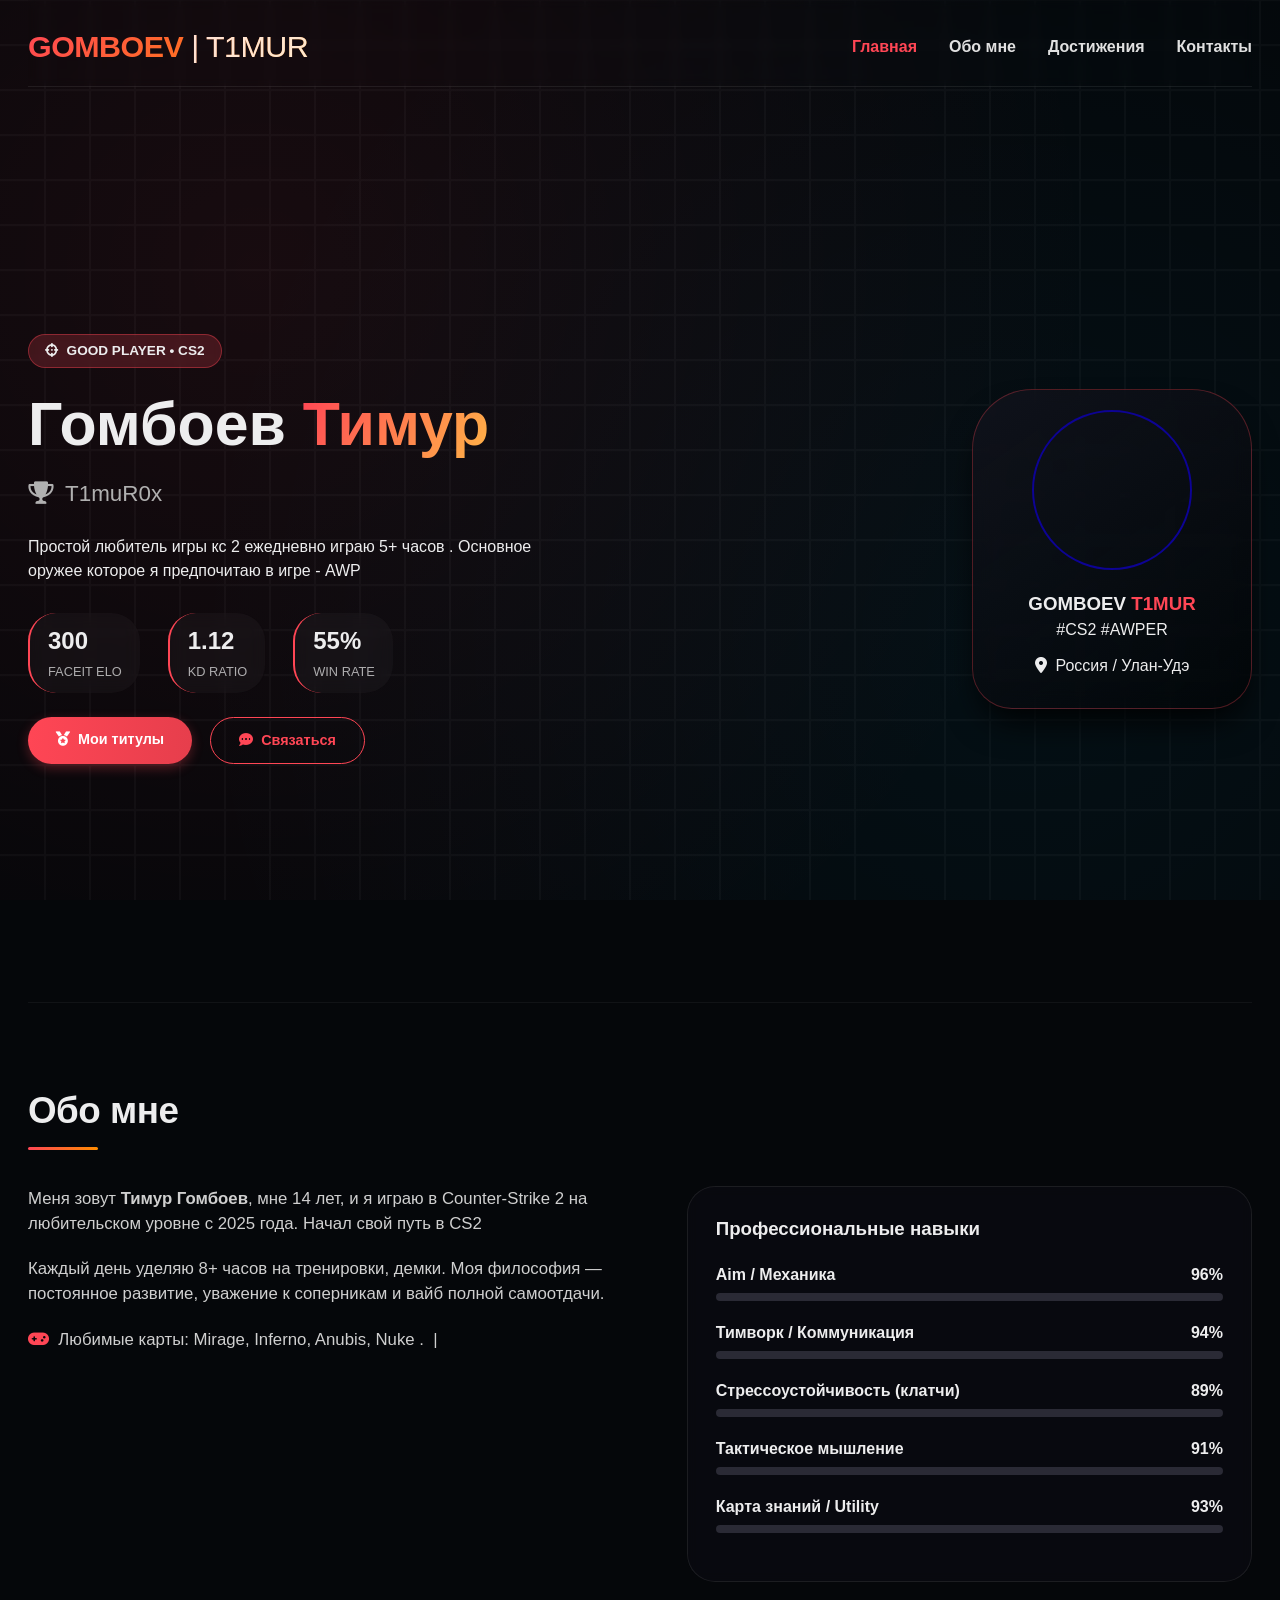
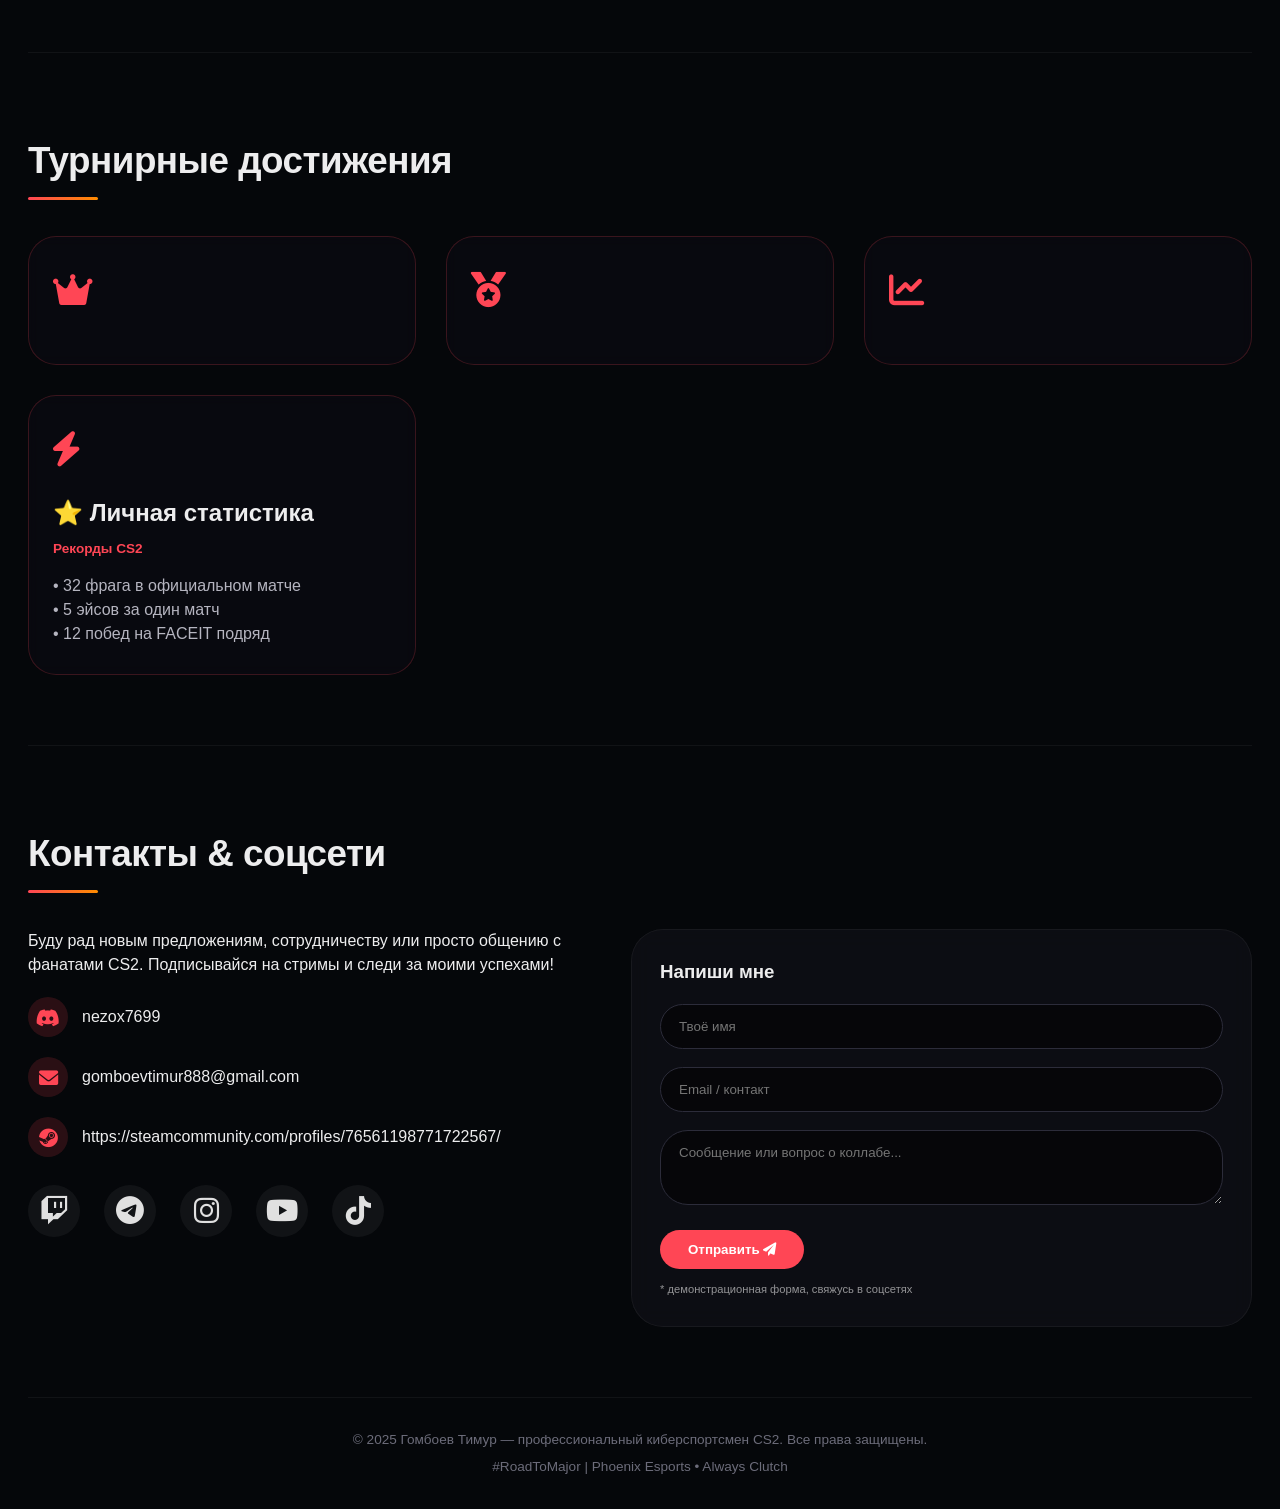
<file: index.html>
<!DOCTYPE html>
<html lang="ru">
<head>
    <meta charset="UTF-8">
    <meta name="viewport" content="width=device-width, initial-scale=1.0, viewport-fit=cover">
    <title>Гомбоев Тимур | Киберспортсмен CS2</title>
    <!-- Google Fonts & Font Awesome -->
    
    <link rel="stylesheet" href="https://cdnjs.cloudflare.com/ajax/libs/font-awesome/6.0.0-beta3/css/all.min.css">
    <style>
        * {
            margin: 0;
            padding: 0;
            box-sizing: border-box;
        }

        body {
            font-family: 'Inter', sans-serif;
            background-color: #05070a;
            color: #ededee;
            line-height: 1.5;
            scroll-behavior: smooth;
            overflow-x: hidden;
        }

        /* градиентный фон с динамикой */
        body::before {
            content: "";
            position: fixed;
            top: 0;
            left: 0;
            width: 100%;
            height: 100%;
            background: radial-gradient(circle at 20% 30%, rgba(255, 70, 85, 0.08) 0%, rgba(0, 0, 0, 0) 70%),
                        radial-gradient(circle at 80% 70%, rgba(0, 200, 255, 0.05) 0%, rgba(0, 0, 0, 0) 70%);
            pointer-events: none;
            z-index: -2;
        }

        /* текстура carbon (легкий намёк) */
        body::after {
            content: "";
            position: fixed;
            top: 0;
            left: 0;
            width: 100%;
            height: 100%;
            background-image: url('data:image/svg+xml;utf8,<svg xmlns="http://www.w3.org/2000/svg" viewBox="0 0 200 200" opacity="0.03"><path fill="none" stroke="%23ffffff" stroke-width="0.5" d="M0 0 L200 0 M0 10 L200 10 M0 20 L200 20 M0 30 L200 30 M0 40 L200 40 M0 50 L200 50 M0 60 L200 60 M0 70 L200 70 M0 80 L200 80 M0 90 L200 90 M0 100 L200 100 M0 110 L200 110 M0 120 L200 120 M0 130 L200 130 M0 140 L200 140 M0 150 L200 150 M0 160 L200 160 M0 170 L200 170 M0 180 L200 180 M0 190 L200 190 M10 0 L10 200 M20 0 L20 200 M30 0 L30 200 M40 0 L40 200 M50 0 L50 200 M60 0 L60 200 M70 0 L70 200 M80 0 L80 200 M90 0 L90 200 M100 0 L100 200 M110 0 L110 200 M120 0 L120 200 M130 0 L130 200 M140 0 L140 200 M150 0 L150 200 M160 0 L160 200 M170 0 L170 200 M180 0 L180 200 M190 0 L190 200"/></svg>');
            background-repeat: repeat;
            pointer-events: none;
            z-index: -1;
        }

        /* контейнер */
        .container {
            max-width: 1300px;
            margin: 0 auto;
            padding: 0 28px;
        }

        /* навигация */
        .navbar {
            display: flex;
            justify-content: space-between;
            align-items: center;
            padding: 24px 0 16px;
            flex-wrap: wrap;
            gap: 20px;
            border-bottom: 1px solid rgba(255, 255, 255, 0.08);
            backdrop-filter: blur(4px);
        }

        .logo {
            font-size: 1.9rem;
            font-weight: 800;
            letter-spacing: -0.5px;
            background: linear-gradient(135deg, #FF4655, #ff8c00);
            -webkit-background-clip: text;
            background-clip: text;
            color: transparent;
        }

        .logo span {
            font-weight: 300;
            color: #ffffffcc;
            background: none;
            -webkit-background-clip: unset;
            background-clip: unset;
        }

        .nav-links {
            display: flex;
            gap: 32px;
            list-style: none;
        }

        .nav-links a {
            text-decoration: none;
            font-weight: 600;
            color: #e0e0e0;
            transition: 0.25s ease;
            font-size: 1rem;
            position: relative;
        }

        .nav-links a:hover, .nav-links a.active {
            color: #FF4655;
        }

        .nav-links a::after {
            content: '';
            position: absolute;
            bottom: -6px;
            left: 0;
            width: 0%;
            height: 2px;
            background: #FF4655;
            transition: 0.3s;
        }

        .nav-links a:hover::after {
            width: 100%;
        }

        /* секции общие */
        section {
            padding: 80px 0 70px;
            border-bottom: 1px solid rgba(255,255,255,0.05);
        }

        .section-title {
            font-size: 2.3rem;
            font-weight: 800;
            margin-bottom: 48px;
            position: relative;
            display: inline-block;
            letter-spacing: -0.5px;
        }
        .section-title:after {
            content: '';
            position: absolute;
            bottom: -12px;
            left: 0;
            width: 70px;
            height: 3px;
            background: linear-gradient(90deg, #FF4655, #ff8c00);
            border-radius: 4px;
        }

        /* HERO */
        .hero {
            display: flex;
            align-items: center;
            justify-content: space-between;
            flex-wrap: wrap;
            gap: 40px;
            min-height: 85vh;
        }
        .hero-content {
            flex: 1;
        }
        .hero-badge {
            background: rgba(255, 70, 85, 0.2);
            display: inline-block;
            padding: 6px 16px;
            border-radius: 40px;
            font-size: 0.85rem;
            font-weight: 600;
            border: 1px solid rgba(255, 70, 85, 0.4);
            backdrop-filter: blur(4px);
            margin-bottom: 20px;
        }
        .hero-content h1 {
            font-size: 3.8rem;
            font-weight: 800;
            line-height: 1.2;
            margin-bottom: 16px;
        }
        .hero-content h1 span {
            background: linear-gradient(120deg, #FF4655, #FFB347);
            background-clip: text;
            -webkit-background-clip: text;
            color: transparent;
        }
        .hero-role {
            font-size: 1.4rem;
            color: #b0b0b0;
            margin-bottom: 24px;
        }
        .hero-stats {
            display: flex;
            gap: 28px;
            margin: 30px 0 24px;
            flex-wrap: wrap;
        }
        .stat {
            background: rgba(255,255,255,0.03);
            backdrop-filter: blur(8px);
            padding: 10px 18px;
            border-radius: 28px;
            border-left: 2px solid #FF4655;
        }
        .stat-number {
            font-weight: 800;
            font-size: 1.5rem;
            display: block;
        }
        .stat-label {
            font-size: 0.8rem;
            opacity: 0.7;
        }
        .btn-group {
            display: flex;
            gap: 18px;
            margin-top: 16px;
        }
        .btn-primary, .btn-outline {
            display: inline-block;
            padding: 12px 28px;
            border-radius: 40px;
            font-weight: 700;
            text-decoration: none;
            transition: 0.25s;
            font-size: 0.9rem;
        }
        .btn-primary {
            background: linear-gradient(95deg, #FF4655, #e63e4c);
            color: white;
            box-shadow: 0 4px 12px rgba(255, 70, 85, 0.3);
        }
        .btn-primary:hover {
            transform: translateY(-3px);
            box-shadow: 0 12px 20px rgba(255, 70, 85, 0.4);
            background: linear-gradient(95deg, #ff5a68, #ff4655);
        }
        .btn-outline {
            border: 1.5px solid #FF4655;
            color: #FF4655;
            background: transparent;
        }
        .btn-outline:hover {
            background: rgba(255, 70, 85, 0.1);
            transform: translateY(-2px);
        }
    
        .avatar-card {
            background: linear-gradient(145deg, rgba(20,20,30,0.7), rgba(0,0,0,0.5));
            backdrop-filter: blur(10px);
            border-radius: 60px 60px 40px 40px;
            padding: 20px 20px 30px;
            text-align: center;
            border: 1px solid rgba(255,70,85,0.3);
            width: 280px;
            box-shadow: 0 20px 35px -10px black;
        }
        .avatar-icon {
           
            background: url("https://i.pinimg.com/736x/c6/ca/49/c6ca4994508629ec2ace2feedcb7abeb.jpg");
            background-size: 100% ;
            width: 160px;
            height: 160px;
            display: flex;
            align-items: center;
            justify-content: center;
            border-radius: 50%;
            margin: 0 auto 20px;
            border: 2px solid #0d0394;
        }

        /* about 2 колонки */
        .about-grid {
            display: flex;
            gap: 50px;
            flex-wrap: wrap;
        }
        .about-text {
            flex: 1.2;
        }
        .about-text p {
            margin-bottom: 20px;
            font-size: 1.05rem;
            color: #cfcfcf;
        }
        .skills-box {
            flex: 1;
            background: rgba(12,12,20,0.5);
            backdrop-filter: blur(6px);
            border-radius: 28px;
            padding: 28px;
            border: 1px solid rgba(255,255,255,0.08);
        }
        .skill-item {
            margin-bottom: 20px;
        }
        .skill-name {
            display: flex;
            justify-content: space-between;
            margin-bottom: 6px;
            font-weight: 600;
        }
        .progress-bar {
            background: #2a2a35;
            height: 8px;
            border-radius: 10px;
            overflow: hidden;
        }
        .progress-fill {
            background: linear-gradient(90deg, #FF4655, #ff8c5a);
            width: 0%;
            height: 100%;
            border-radius: 10px;
            transition: 1s ease;
        }

        /* достижения карточки */
        .achievements-grid {
            display: grid;
            grid-template-columns: repeat(auto-fit, minmax(300px, 1fr));
            gap: 30px;
        }
        .ach-card {
            background: rgba(10,10,18,0.7);
            backdrop-filter: blur(6px);
            border-radius: 28px;
            padding: 28px 24px;
            transition: 0.25s;
            border: 1px solid rgba(255,70,85,0.2);
        }
        .ach-card:hover {
            transform: translateY(-8px);
            border-color: #FF4655;
            box-shadow: 0 15px 30px -12px rgba(255,70,85,0.2);
        }
        .ach-icon {
            font-size: 2.2rem;
            color: #FF4655;
            margin-bottom: 18px;
        }
        .ach-card h3 {
            font-size: 1.5rem;
            margin-bottom: 8px;
        }
        .ach-date {
            color: #FF4655;
            font-weight: 600;
            margin-bottom: 15px;
            font-size: 0.85rem;
        }
        .ach-desc {
            color: #b5b5c0;
        }

        /* контакты + соцсети */
        .contact-flex {
            display: flex;
            flex-wrap: wrap;
            gap: 40px;
            justify-content: space-between;
        }
        .contact-info {
            flex: 1;
        }
        .social-links {
            display: flex;
            gap: 24px;
            margin-top: 28px;
            flex-wrap: wrap;
        }
        .social-icon {
            background: rgba(255,255,255,0.05);
            width: 52px;
            height: 52px;
            display: flex;
            align-items: center;
            justify-content: center;
            border-radius: 30px;
            font-size: 1.8rem;
            color: #e0e0e0;
            transition: 0.25s;
            text-decoration: none;
        }
        .social-icon:hover {
            background: #FF4655;
            color: white;
            transform: scale(1.07);
        }
        .contact-detail {
            margin: 20px 0;
            display: flex;
            align-items: center;
            gap: 14px;
        }
        .contact-detail i {
            width: 40px;
            height: 40px;
            background: rgba(255,70,85,0.15);
            display: flex;
            align-items: center;
            justify-content: center;
            border-radius: 50%;
            font-size: 1.2rem;
            color: #FF4655;
        }
        .contact-form {
            flex: 1;
            background: rgba(20,20,28,0.5);
            backdrop-filter: blur(10px);
            border-radius: 32px;
            padding: 28px;
            border: 1px solid rgba(255,255,255,0.05);
        }
        .input-group {
            margin-bottom: 18px;
        }
        .input-group input, .input-group textarea {
            width: 100%;
            background: rgba(0,0,0,0.5);
            border: 1px solid #2c2c3a;
            padding: 14px 18px;
            border-radius: 28px;
            color: white;
            font-family: 'Inter', sans-serif;
            transition: 0.2s;
        }
        .input-group input:focus, .input-group textarea:focus {
            outline: none;
            border-color: #FF4655;
        }
        button[type="submit"] {
            background: #FF4655;
            border: none;
            padding: 12px 28px;
            border-radius: 40px;
            font-weight: bold;
            color: white;
            cursor: pointer;
            transition: 0.2s;
        }
        button[type="submit"]:hover {
            background: #ff6572;
            transform: scale(0.98);
        }

        footer {
            text-align: center;
            padding: 32px 0;
            color: #6c6c7a;
            font-size: 0.85rem;
        }

        @media (max-width: 860px) {
            .hero {
                flex-direction: column-reverse;
                text-align: center;
            }
            .hero-content h1 {
                font-size: 2.5rem;
            }
            .btn-group {
                justify-content: center;
            }
            .hero-stats {
                justify-content: center;
            }
            .navbar {
                flex-direction: column;
            }
            .nav-links {
                gap: 20px;
            }
            .section-title:after {
                left: 50%;
                transform: translateX(-50%);
            }
            .section-title {
                display: block;
                text-align: center;
            }
            .about-grid {
                flex-direction: column;
            }
        }
    </style>
</head>
<body>

<div class="container">
    <header>
        <div class="navbar">
            <div class="logo">GOMBOEV<span> | T1MUR</span></div>
            <ul class="nav-links">
                <li><a href="#home">Главная</a></li>
                <li><a href="#about">Обо мне</a></li>
                <li><a href="#achievements">Достижения</a></li>
                <li><a href="#contact">Контакты</a></li>
            </ul>
        </div>
    </header>

    <main>
        <!-- Hero секция -->
        <section id="home">
            <div class="hero">
                <div class="hero-content">
                    <div class="hero-badge">
                        <i class="fas fa-crosshairs"></i>  GOOD PLAYER • CS2
                    </div>
                    <h1>Гомбоев <span>Тимур</span></h1>
                    <div class="hero-role">
                        <i class="fas fa-trophy"></i>  T1muR0x
                    </div>
                    <p style="max-width: 550px; margin-bottom: 20px;">Простой любитель игры кс 2 ежедневно играю 5+ часов . Основное оружее которое я предпочитаю в игре - AWP</p>
                    <div class="hero-stats">
                        <div class="stat"><span class="stat-number">300</span><span class="stat-label">FACEIT ELO</span></div>
                        <div class="stat"><span class="stat-number">1.12</span><span class="stat-label">KD RATIO</span></div>
                        <div class="stat"><span class="stat-number">55%</span><span class="stat-label">WIN RATE</span></div>
                    </div>
                    <div class="btn-group">
                        <a href="#achievements" class="btn-primary"><i class="fas fa-medal"></i>  Мои титулы</a>
                        <a href="#contact" class="btn-outline"><i class="fas fa-comment-dots"></i>  Связаться</a>
                    </div>
                </div>
                <div class="hero-avatar">
                    <div class="avatar-card">
                        <div class="avatar-icon">
                            
                        </div>
                        <h3>GOMBOEV <span style="color:#FF4655">T1MUR</span></h3>
                        <p>#CS2 #AWPER</p>
                        <div style="margin-top: 12px;"><i class="fas fa-map-marker-alt"></i>  Россия / Улан-Удэ</div>
                    </div>
                </div>
            </div>
        </section>

        <!-- Обо мне + скиллы -->
        <section id="about">
            <h2 class="section-title">Обо мне</h2>
            <div class="about-grid">
                <div class="about-text">
                    <p>Меня зовут <strong>Тимур Гомбоев</strong>, мне 14 лет, и я играю в Counter-Strike 2 на любительском уровне с 2025 года. Начал свой путь в CS2</p>
                    <p> Каждый день уделяю 8+ часов на тренировки, демки. Моя философия — постоянное развитие, уважение к соперникам и вайб полной самоотдачи.</p>
                    <p><i class="fas fa-gamepad" style="color:#FF4655"></i>  Любимые карты: Mirage, Inferno, Anubis, Nuke .  |
                </div>
                <div class="skills-box">
                    <h3 style="margin-bottom: 20px;">Профессиональные навыки</h3>
                    <div class="skill-item">
                        <div class="skill-name"><span>Aim / Механика</span><span>96%</span></div>
                        <div class="progress-bar"><div class="progress-fill" style="width: 96%"></div></div>
                    </div>
                    <div class="skill-item">
                        <div class="skill-name"><span>Тимворк / Коммуникация</span><span>94%</span></div>
                        <div class="progress-bar"><div class="progress-fill" style="width: 94%"></div></div>
                    </div>
                    <div class="skill-item">
                        <div class="skill-name"><span>Стрессоустойчивость (клатчи)</span><span>89%</span></div>
                        <div class="progress-bar"><div class="progress-fill" style="width: 89%"></div></div>
                    </div>
                    <div class="skill-item">
                        <div class="skill-name"><span>Тактическое мышление</span><span>91%</span></div>
                        <div class="progress-bar"><div class="progress-fill" style="width: 91%"></div></div>
                    </div>
                    <div class="skill-item">
                        <div class="skill-name"><span>Карта знаний / Utility</span><span>93%</span></div>
                        <div class="progress-bar"><div class="progress-fill" style="width: 93%"></div></div>
                    </div>
                </div>
            </div>
        </section>

        <!-- Достижения -->
        <section id="achievements">
            <h2 class="section-title">Турнирные достижения</h2>
            <div class="achievements-grid">
                <div class="ach-card">
                    <div class="ach-icon"><i class="fas fa-crown"></i></div>
                    <h3></h3>
                    <div class="ach-date"></div>
                    <div class="ach-desc"></div>
                </div>
                <div class="ach-card">
                    <div class="ach-icon"><i class="fas fa-medal"></i></div>
                    <h3></h3>
                    <div class="ach-date"></div>
                    <div class="ach-desc"></div>
                </div>
                <div class="ach-card">
                    <div class="ach-icon"><i class="fas fa-chart-line"></i></div>
                    <h3></h3>
                    <div class="ach-date"></div>
                    <div class="ach-desc"></div>
                </div>
                <div class="ach-card">
                    <div class="ach-icon"><i class="fas fa-bolt"></i></div>
                    <h3>⭐ Личная статистика</h3>
                    <div class="ach-date">Рекорды CS2</div>
                    <div class="ach-desc">• 32 фрага в официальном матче <br>• 5 эйсов за один матч <br>• 12 побед на FACEIT подряд </div>
                </div>
            </div>
        </section>

        <!-- Контакты и соцсети -->
        <section id="contact">
            <h2 class="section-title">Контакты & соцсети</h2>
            <div class="contact-flex">
                <div class="contact-info">
                    <p style="margin-bottom: 18px;">Буду рад новым предложениям, сотрудничеству или просто общению с фанатами CS2. Подписывайся на стримы и следи за моими успехами!</p>
                    <div class="contact-detail">
                        <i class="fab fa-discord"></i>
                        <span>nezox7699</span>
                    </div>
                    <div class="contact-detail">
                        <i class="fas fa-envelope"></i>
                        <span>gomboevtimur888@gmail.com</span>
                    </div>
                    <div class="contact-detail">
                        <i class="fab fa-steam"></i>
                        <span>https://steamcommunity.com/profiles/76561198771722567/</span>
                    </div>
                    <div class="social-links">
                        <a href="#" class="social-icon"><i class="fab fa-twitch"></i></a>
                        <a href="#" class="social-icon"><i class="fab fa-telegram"></i></a>
                        <a href="#" class="social-icon"><i class="fab fa-instagram"></i></a>
                        <a href="#" class="social-icon"><i class="fab fa-youtube"></i></a>
                        <a href="#" class="social-icon"><i class="fab fa-tiktok"></i></a>
                    </div>
                </div>
                <div class="contact-form">
                    <h3 style="margin-bottom: 18px;">Напиши мне</h3>
                    <form id="demoForm" action="#" method="post">
                        <div class="input-group">
                            <input type="text" placeholder="Твоё имя" required>
                        </div>
                        <div class="input-group">
                            <input type="email" placeholder="Email / контакт" required>
                        </div>
                        <div class="input-group">
                            <textarea rows="3" placeholder="Сообщение или вопрос о коллабе..."></textarea>
                        </div>
                        <button type="submit">Отправить <i class="fas fa-paper-plane"></i></button>
                        <p style="font-size: 0.7rem; margin-top: 12px; opacity:0.6">* демонстрационная форма, свяжусь в соцсетях</p>
                    </form>
                </div>
            </div>
        </section>
    </main>

    <footer>
        <p>© 2025 Гомбоев Тимур — профессиональный киберспортсмен CS2. Все права защищены.</p>
        <p style="margin-top: 6px;">#RoadToMajor | Phoenix Esports • Always Clutch</p>
    </footer>
</div>

<script>
    // простая анимация прогресс-баров при прокрутке + активная навигация
    const skillBars = document.querySelectorAll('.progress-fill');
    function animateSkills() {
        skillBars.forEach(bar => {
            const width = bar.style.width;
            if (width && window.getComputedStyle(bar).width === '0px') {
                bar.style.width = width;
            } else if (!bar.style.width) {
                const target = bar.getAttribute('style')?.match(/width:\s*(\d+%)/)?.[1];
                if (target) bar.style.width = target;
            }
        });
    }

    const observer = new IntersectionObserver((entries) => {
        entries.forEach(entry => {
            if (entry.isIntersecting) {
                const bars = entry.target.querySelectorAll('.progress-fill');
                bars.forEach(bar => {
                    const w = bar.style.width;
                    if (w && (w === '0%' || getComputedStyle(bar).width === '0px')) {
                        bar.style.width = w;
                    } else if (!bar.style.width || getComputedStyle(bar).width === '0px') {
                        const originalWidth = bar.getAttribute('data-width');
                        if (originalWidth) bar.style.width = originalWidth;
                        else {
                            const parent = bar.closest('.skill-item');
                            const percentSpan = parent?.querySelector('.skill-name span:last-child');
                            if (percentSpan) {
                                let val = percentSpan.innerText.replace('%','');
                                bar.style.width = val + '%';
                            } else bar.style.width = '90%';
                        }
                    }
                });
                observer.unobserve(entry.target);
            }
        });
    }, { threshold: 0.4 });
    const skillsSection = document.querySelector('.skills-box');
    if (skillsSection) observer.observe(skillsSection);

    // сохранение исходных ширин в data-width
    document.querySelectorAll('.progress-fill').forEach(bar => {
        const currentWidth = bar.style.width;
        if (currentWidth) bar.setAttribute('data-width', currentWidth);
        else {
            const parent = bar.closest('.skill-item');
            const percentSpan = parent?.querySelector('.skill-name span:last-child');
            if (percentSpan) {
                let val = percentSpan.innerText.replace('%','');
                bar.setAttribute('data-width', val + '%');
            }
        }
        bar.style.width = '0%';
    });

    // активное меню при скролле
    const sections = document.querySelectorAll('section');
    const navLinks = document.querySelectorAll('.nav-links a');
    window.addEventListener('scroll', () => {
        let current = '';
        sections.forEach(section => {
            const sectionTop = section.offsetTop - 150;
            if (pageYOffset >= sectionTop) {
                current = section.getAttribute('id');
            }
        });
        navLinks.forEach(link => {
            link.classList.remove('active');
            if (link.getAttribute('href') === `#${current}`) {
                link.classList.add('active');
            }
        });
    });

    // обработка формы (демо)
    const form = document.getElementById('demoForm');
    if(form) {
        form.addEventListener('submit', (e) => {
            e.preventDefault();
            alert('Спасибо! Тимур свяжется с тобой в ближайшее время. Следи за соцсетями!');
            form.reset();
        });
    }

    // начальная анимация героя
    window.addEventListener('load', () => {
        document.body.style.opacity = '1';
    });
</script>
</body>
</html>
</file>
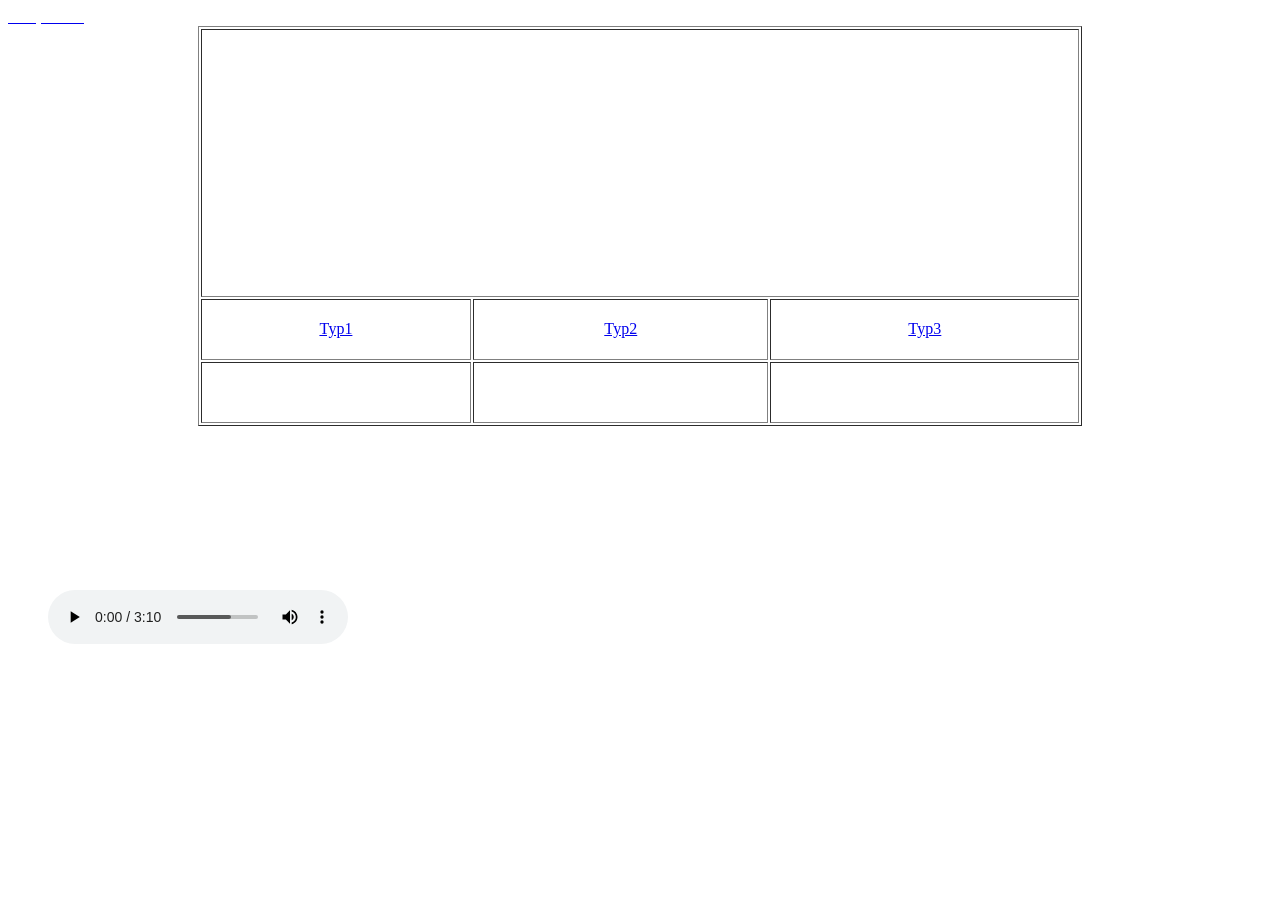
<file: victorina2.html>
<!DOCTYPE html>
        <html lang="ru">
                   <head>
                              <meta charset="UTF-8">

                               <title>Викторина угадай достопримечательность</title>
                   </head>
                  <body>
<div class="hero"</div>
<style>
 .hero{
background-image: url("https://i.pinimg.com/originals/e5/40/08/e54008fec896ec085da559cf537d6f32.gif");
no-repiat;
background-size: 100%;
height=800;
}
</style>
<a href="index.html"><font color=White><Обратно></a> 
<style>
</style>
  
                     <table width=70%; height=400px  align="center" border=1>
	  <tr>
	      <td colspan="4" align="center">  <h3><font size="22" color=white>Викторина</font></h3></td>
	     
	 </tr>
	 <tr>                             
                           <td align="center" ><a href="Tour11.html">Тур1</a> </td>
	      <td align="center"><a href="Tour12.html">Тур2</a> </td>
<td align="center"><a href="Tour13.html">Тур3</a> </td>

                      </tr>
                      <tr>
                             <b><td align="center" ><font color=White>Легкий уровень<font color=pink></b>
                             <b><td align="center" ><font color=White>Средний уровень<font color=pink></b> 
                             <b><td align="center" ><font color=White>Сложный уровень<font color=pink></b>
                                                  </tr>
                   </table>
<h1> <b><center><font color=White>Цель и итог викторины:<font color=White></center></b> </h>
<ul type="circle">
<li>Проверить свои знания в достопримечательностях мира. Возможно вы узнаете что то новое</li>
<audio controls autoplay>

<source src="Sparky_Deathcap_-_September_instrumental_75523672.mp3">

</audio>


                 </body>
          </html>
</file>
